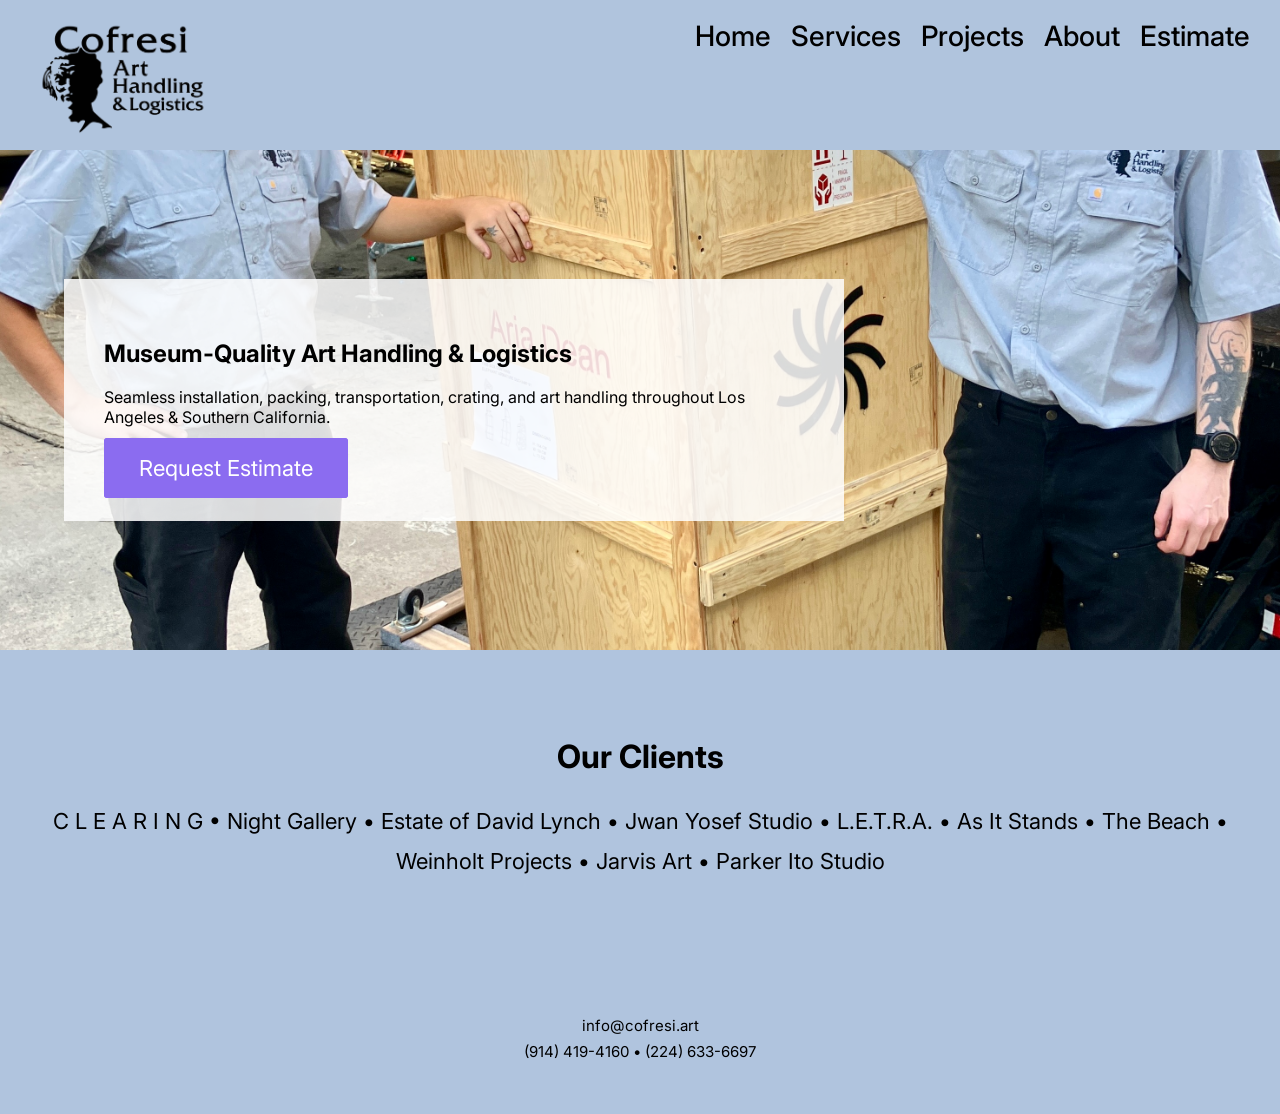
<file: index.html>
<html><head><link rel='stylesheet' href='style.css'>
<style>
.btn{
background:#8b6cf0;
border:1px solid #8b6cf0;
color:white;
padding:16px 34px;
font-size:22px;
font-family:inherit;
text-decoration:none;
cursor:pointer;
border-radius:3px;
}
.hero p{
margin-bottom:28px;
}
</style>
</head><link rel="icon" type="image/png" href="favicon.png"><body><nav><a href="index.html">
    <img src="Logo.jpg" class="logo">
</a><div class='links'><a href='index.html'>Home</a><a href='services.html'>Services</a><a href='projects.html'>Projects</a><a href='about.html'>About</a><a href='estimate.html'>Estimate</a></div></nav><div id='tape-flyer'><img src='tape.jpg'></div><section class='hero'><div><h1>Museum-Quality Art Handling & Logistics</h1><p>Seamless installation, packing, transportation, crating, and art handling throughout Los Angeles & Southern California.</p><a class='btn' href='estimate.html'>Request Estimate</a></div></section><div class='section'><h2 style="font-size:32px;text-align:center;">Our Clients</h2><p style="font-size:22px;line-height:1.8;text-align:center;">C L E A R I N G • Night Gallery • Estate of David Lynch • Jwan Yosef Studio • L.E.T.R.A. • As It Stands • The Beach • Weinholt Projects • Jarvis Art • Parker Ito Studio</p></div><footer style="text-align:center;padding:50px 20px;font-size:15px;line-height:1.7;font-weight:400;">
    <div>info@cofresi.art</div>
    <div>(914) 419-4160 • (224) 633-6697</div>
</footer></body></html>
<title>Cofresi Art Handling & Logistics</title>
</file>
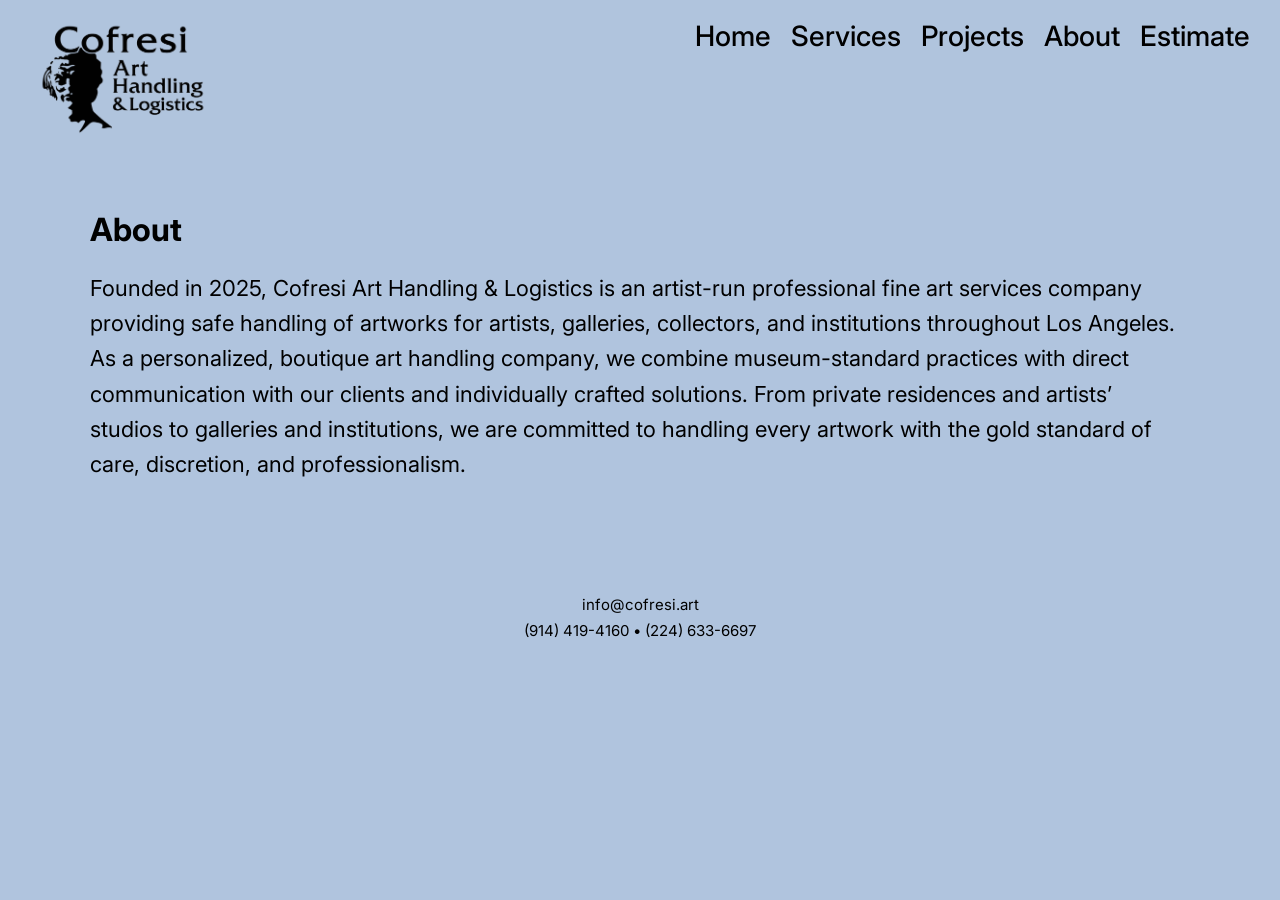
<file: about.html>
<html><head><link rel='stylesheet' href='style.css'></head><link rel="icon" type="image/png" href="favicon.png"><link rel="icon" type="image/png" href="favicon.png"><body><nav><a href="index.html">
    <img src="Logo.jpg" class="logo">
</a><div class='links'><a href='index.html'>Home</a><a href='services.html'>Services</a><a href='projects.html'>Projects</a><a href='about.html'>About</a><a href='estimate.html'>Estimate</a></div></nav><div id='tape-flyer'><img src='tape.jpg'></div><div class='about-section' style='max-width:1100px;margin:60px auto;padding:0 40px;'><h1>About</h1><p>Founded in 2025, Cofresi Art Handling & Logistics is an artist-run professional fine art services company providing safe handling of artworks for artists, galleries, collectors, and institutions throughout Los Angeles. As a personalized, boutique art handling company, we combine museum-standard practices with direct communication with our clients and individually crafted solutions. From private residences and artists’ studios to galleries and institutions, we are committed to handling every artwork with the gold standard of care, discretion, and professionalism.


</p></div><footer style="text-align:center;padding:50px 20px;font-size:15px;line-height:1.7;font-weight:400;">
    <div>info@cofresi.art</div>
    <div>(914) 419-4160 • (224) 633-6697</div>
</footer></body>
<title>About | Cofresi Art Handling & Logistics</title>

</html>
</file>
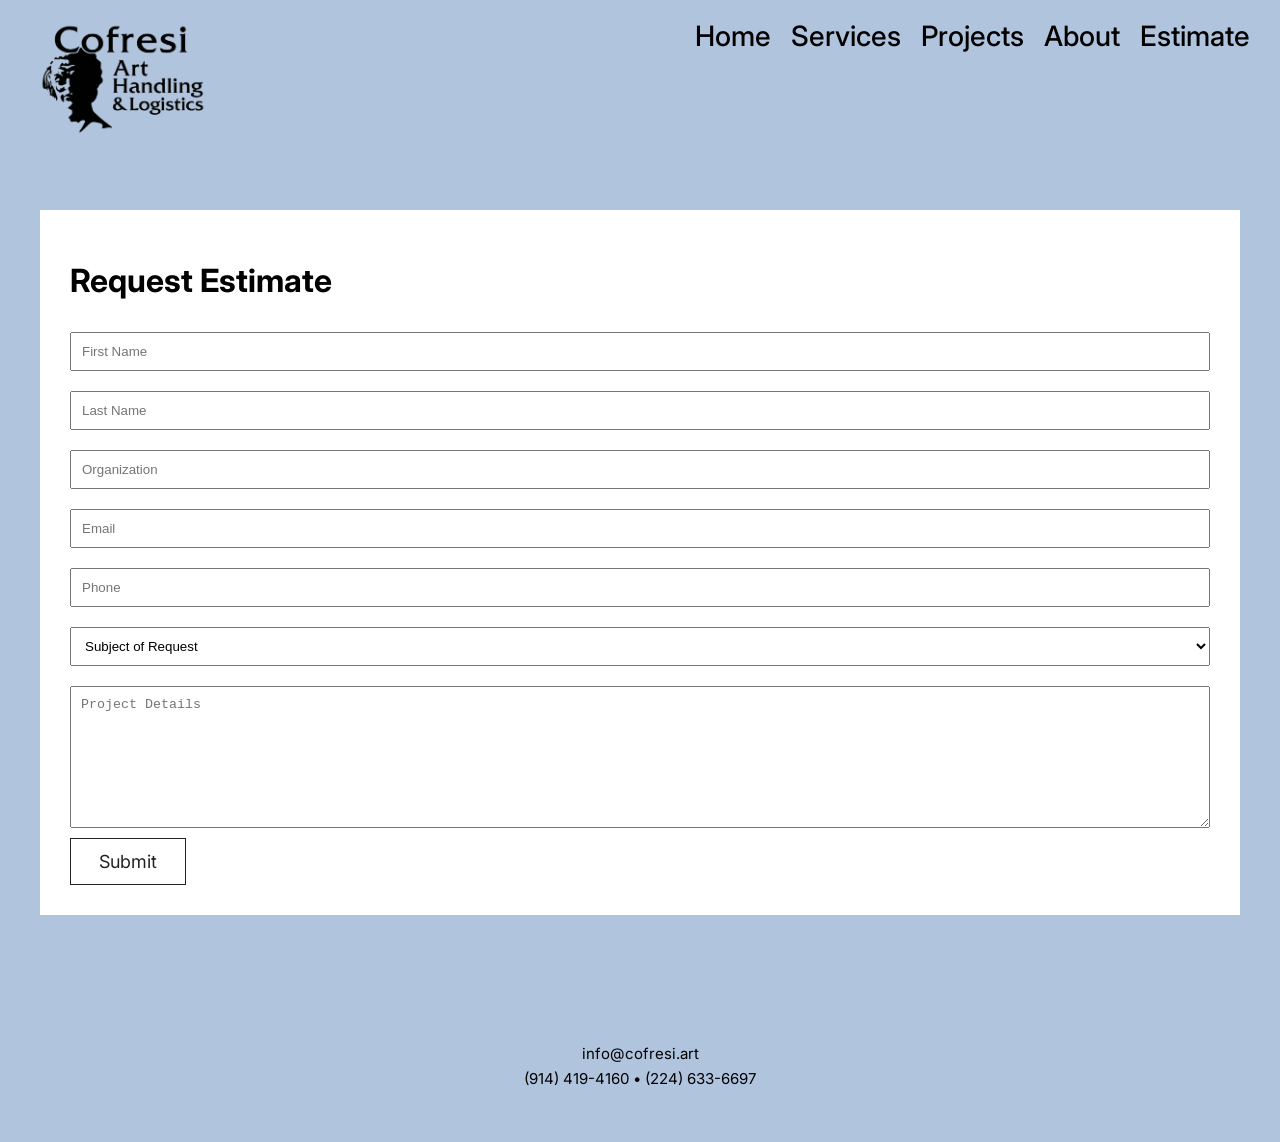
<file: estimate.html>
<html>
<head>
    <link rel="icon" type="image/png" href="favicon.png">
<link rel='stylesheet' href='style.css'>
<style>
.submit-btn{
    background:transparent;
    border:1px solid #222;
    color:#222;
    padding:12px 28px;
    font-size:18px;
    font-family:inherit;
    cursor:pointer;
    transition:.25s ease;
}
.submit-btn:hover{
    background:#222;
    color:white;
}
</style>
</head>
<title>Request Estimate | Cofresi Art Handling & Logistics</title>
<body>
<nav><a href="index.html">
    <img src="Logo.jpg" class="logo">
</a><div class='links'><a href='index.html'>Home</a><a href='services.html'>Services</a><a href='projects.html'>Projects</a><a href='about.html'>About</a><a href='estimate.html'>Estimate</a></div></nav>
<div id='tape-flyer'><img src='tape.jpg'></div>
<div class='section'>
<form action='https://formspree.io/f/xvzjolbn' method='POST'>
<h1>Request Estimate</h1>
<input type='text' name='first_name' placeholder='First Name' required>
<input type='text' name='last_name' placeholder='Last Name' required>
<input type='text' name='organization' placeholder='Organization'>
<input type='email' name='email' placeholder='Email' required>
<input type='text' name='phone' placeholder='Phone'>
<select name='subject'>
<option>Subject of Request</option>
<option>Installation</option>
<option>Deinstallation</option>
<option>Packing</option>
<option>Transportation</option>
<option>Crating</option>
<option>Storage Coordination</option>
<option>Shipping</option>
</select>
<textarea name='project_details' rows='8' placeholder='Project Details'></textarea>
<button type='submit' class='submit-btn'>Submit</button>
</form>
</div>
<footer style="text-align:center;padding:50px 20px;font-size:15px;line-height:1.7;font-weight:400;">
    <div>info@cofresi.art</div>
    <div>(914) 419-4160 • (224) 633-6697</div>
</footer></body>
</html>
</file>
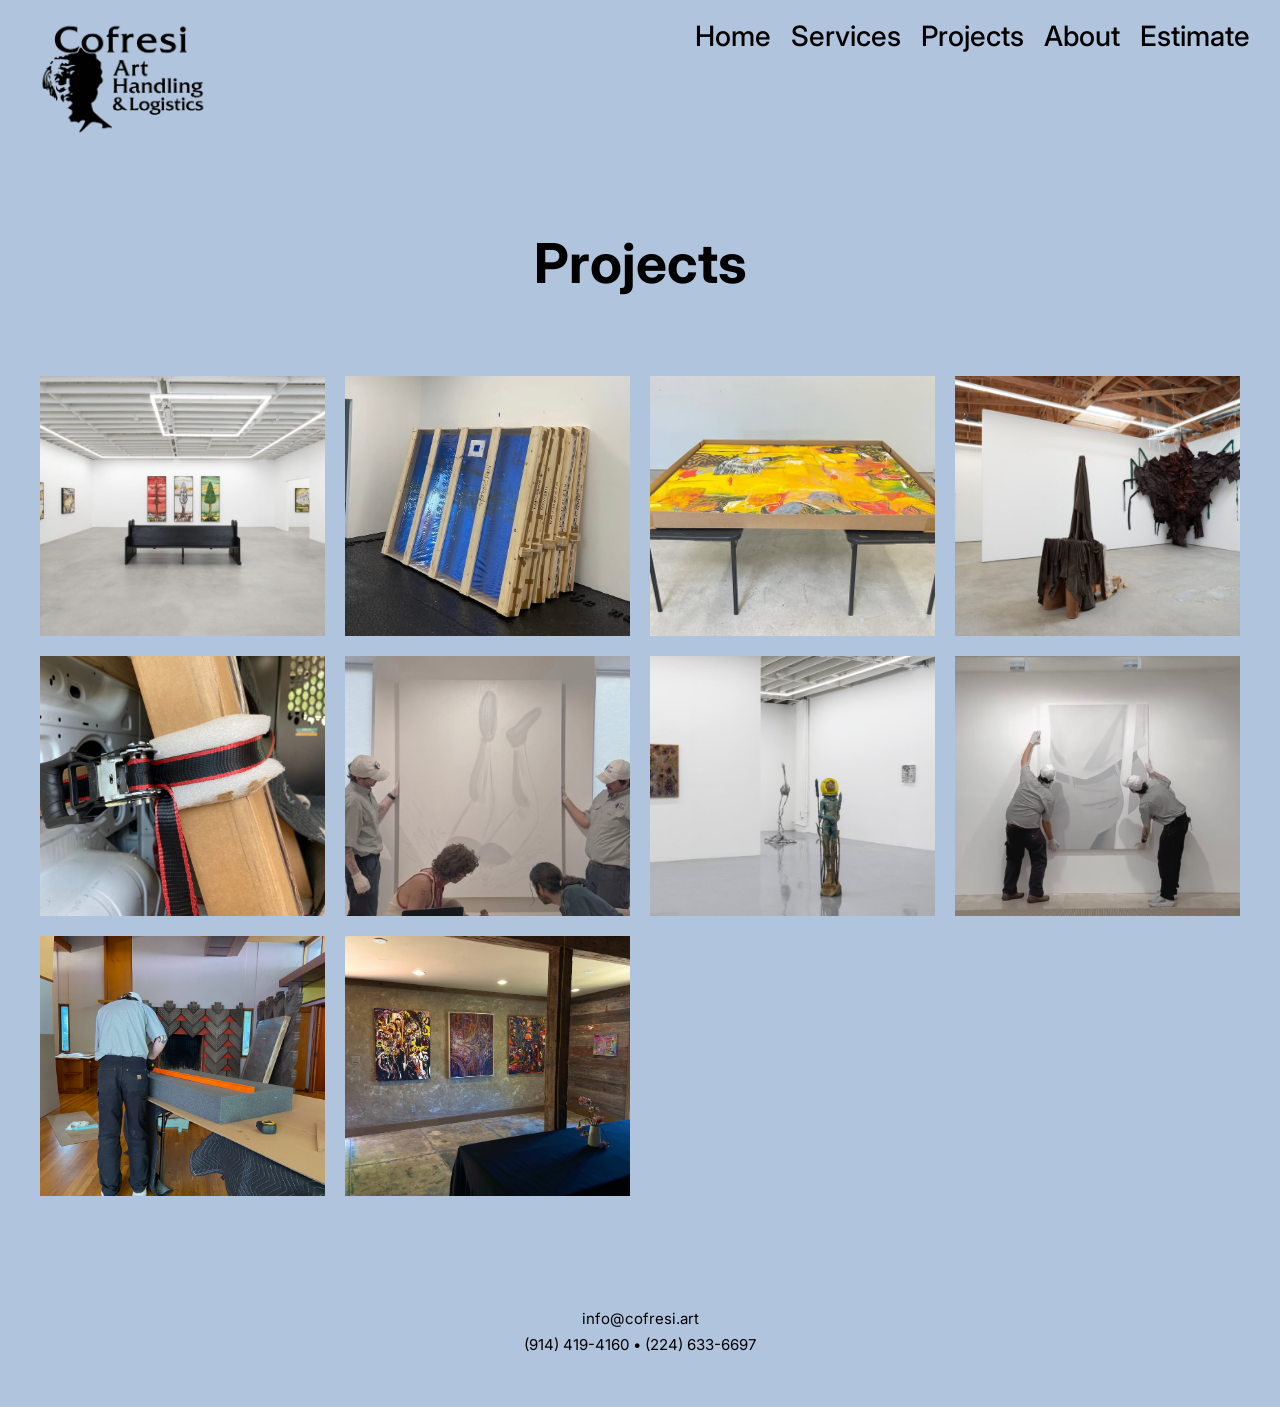
<file: projects.html>
<html><head><link rel='stylesheet' href='style.css'></head><link rel="icon" type="image/png" href="favicon.png"><body><nav><a href="index.html">
    <img src="Logo.jpg" class="logo">
</a><div class='links'><a href='index.html'>Home</a><a href='services.html'>Services</a><a href='projects.html'>Projects</a><a href='about.html'>About</a><a href='estimate.html'>Estimate</a></div></nav><div id='tape-flyer'><img src='tape.jpg'></div><style>
.page-title{text-align:center;font-size:55px;margin:20px 0 80px}
</style><div class='section'><h1 class='page-title'>Projects</h1><div class='gallery'><img src='2023_06_05_CLEARING10213-960x640.jpg'><img src='IMG_5848.jpg'><img src='IMG_5847.jpg'><img src='CLEARING_Oshay-Green_15554-960x640.jpeg'><img src='IMG_5728.jpg'><img src='IMG_5844.jpg'><img src='CLEARING-11-17-012-960x640.jpg'><img src='IMG_5845.jpg'><img src='IMG_3616.jpg'><img src='IMG_9772.jpg'></div></div><footer style="text-align:center;padding:50px 20px;font-size:15px;line-height:1.7;font-weight:400;">
    <div>info@cofresi.art</div>
    <div>(914) 419-4160 • (224) 633-6697</div>
</footer></body><title>Projects | Cofresi Art Handling & Logistics</title>
</html>
</file>
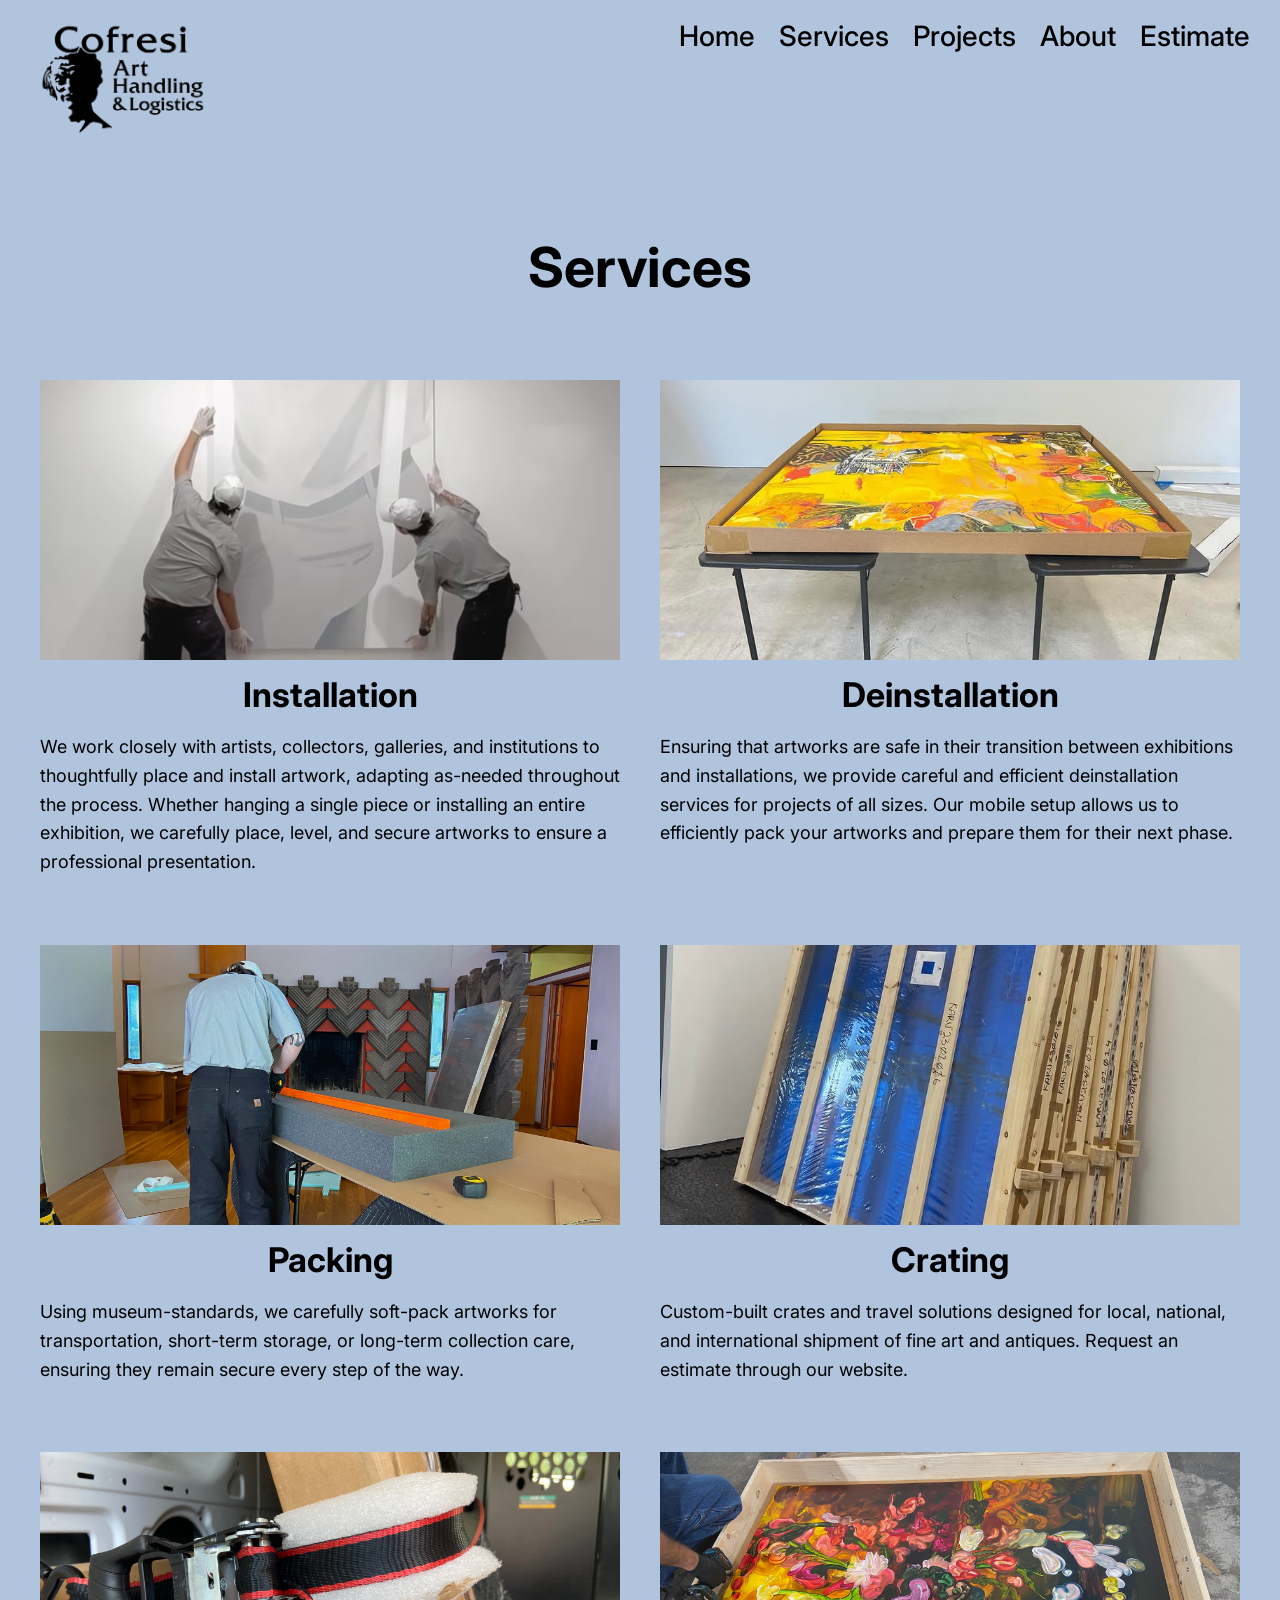
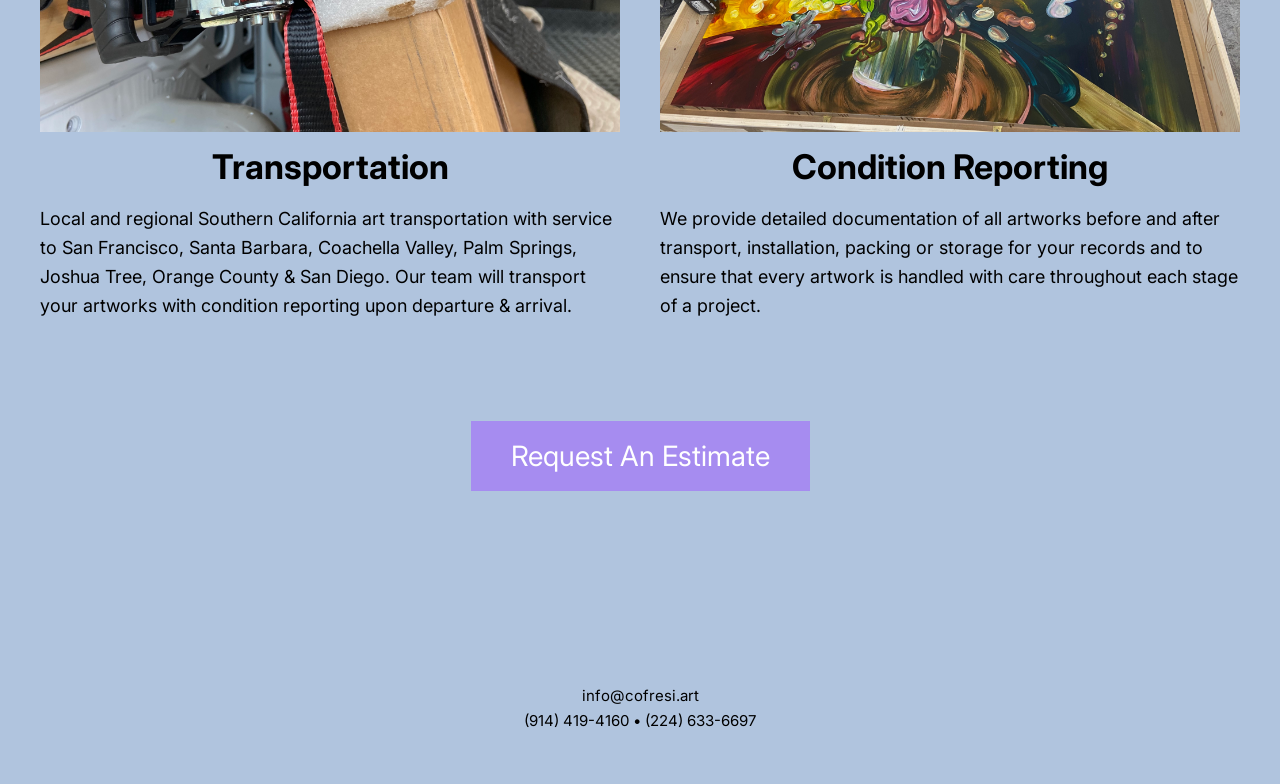
<file: services.html>
<!DOCTYPE html>
<html>
<head>
    <link rel="icon" type="image/png" href="favicon.png">
<meta charset="UTF-8">
<title>Services | Cofresi Art Handling & Logistics</title>
<link rel="stylesheet" href="style.css">
<style>
.page-title{text-align:center;font-size:55px;margin:20px 0 80px}
.services-grid{
    display:grid;
    grid-template-columns:1fr 1fr;
    gap:50px 40px;
    max-width:1200px;
    margin:auto;
}

.service img{
    width:100%;
    height:280px;
    object-fit:cover;
}

.service h2{
    font-size:34px;
    margin:10px 0;
    text-align:center;
    width:100%;
}

.service p{
    font-size:18px;
    line-height:1.6;
}
.cta{text-align:center;padding:100px 0}
.cta .btn{font-size:28px;padding:18px 40px}

</style>
</head>
<body>

<nav>
<a href="index.html">
    <img src="Logo.jpg" class="logo">
</a>
<div class="links">
<a href="index.html">Home</a>
<a href="services.html">Services</a>
<a href="projects.html">Projects</a>
<a href="about.html">About</a>
<a href="estimate.html">Estimate</a>
</div>
</nav>

<div id="tape-flyer"><img src="tape.jpg"></div>

<div class="section">

<h1 class="page-title">Services</h1>

<div class="services-grid">

<div class="service">
<img src="IMG_5845.jpg">
<h2>Installation</h2>
<p>We work closely with artists, collectors, galleries, and institutions to thoughtfully place and install artwork, adapting as-needed throughout the process. Whether hanging a single piece or installing an entire exhibition, we carefully place, level, and secure artworks to ensure a professional presentation. </p>
</div>

<div class="service">
<img src="IMG_5847.jpg">
<h2>Deinstallation</h2>
<p>Ensuring that artworks are safe in their transition between exhibitions and installations, we provide careful and efficient deinstallation services for projects of all sizes. Our mobile setup allows us to efficiently pack your artworks and prepare them for their next phase.</p>
</div>

<div class="service">
<img src="IMG_3616.jpg">
<h2>Packing</h2>
<p>Using museum-standards, we carefully soft-pack artworks for transportation, short-term storage, or long-term collection care, ensuring they remain secure every step of the way.</p>
</div>

<div class="service">
<img src="IMG_5848.jpg">
<h2>Crating</h2>
<p>Custom-built crates and travel solutions designed for local, national, and international shipment of fine art and antiques. Request an estimate through our website.</p>
</div>

<div class="service">
<img src="IMG_5728.jpg">
<h2>Transportation</h2>
<p>Local and regional Southern California art transportation with service to San Francisco, Santa Barbara, Coachella Valley, Palm Springs, Joshua Tree, Orange County & San Diego. Our team will transport your artworks with condition reporting upon departure & arrival. </p>
</div>

<div class="service">
<img src="IMG_5442.jpg">
<h2>Condition Reporting</h2>
<p>We provide detailed documentation of all artworks before and after transport, installation, packing or storage for your records and to ensure that every artwork is handled with care throughout each stage of a project.</p>
</div>

</div>

<div class="cta">
<a href="estimate.html" class="btn">Request An Estimate</a>
</div>

</div>
<footer style="text-align:center;padding:50px 20px;font-size:15px;line-height:1.7;font-weight:400;">
    <div>info@cofresi.art</div>
    <div>(914) 419-4160 • (224) 633-6697</div>
</footer>
</body>

</html>
</file>
<file: style.css>
@import url('https://fonts.googleapis.com/css2?family=Inter:wght@400;500;600&display=swap');
body{margin:0;background:lightsteelblue;font-family: 'Inter', sans-serif}nav{display:flex;justify-content:space-between;padding:15px 30px;background:rgba(176,196,222,.95)}.logo{height:120px}.links a{font-size: 28px; line-height: 1.5;
    font-weight: 500;margin-left:20px;color:black;text-decoration:none}.hero{    min-height:500px;
;background:url('IMG_1860.jpg') center/cover;display:flex;align-items:center}.hero div{background:rgba(255,255,255,.85);padding:40px;margin-left:5%;max-width:700px}.btn{background:#a68cf0;color:white;padding:12px 20px;text-decoration:none}.section{max-width:1200px;margin:auto;padding:60px 25px}.grid,.gallery{display:grid;grid-template-columns:repeat(auto-fit,minmax(280px,1fr));gap:20px}.about-section p {
    font-size: 22px !important;
    line-height: 1.6;
    
}.card{background:white}.card img,.gallery img{width:100%;height:260px;object-fit:cover}form{background:white;padding:30px}input,textarea,select{width:100%;padding:10px;margin:10px 0}#tape-flyer{position:fixed;left:-150px;top:15vh;width:90px;animation:flight 20s linear infinite}#tape-flyer img{width:100%;animation:spin 2s linear infinite}@keyframes flight{0%{left:-150px}100%{left:110vw}}@keyframes spin{from{transform:rotate(0)}to{transform:rotate(360deg)}}
</file>
